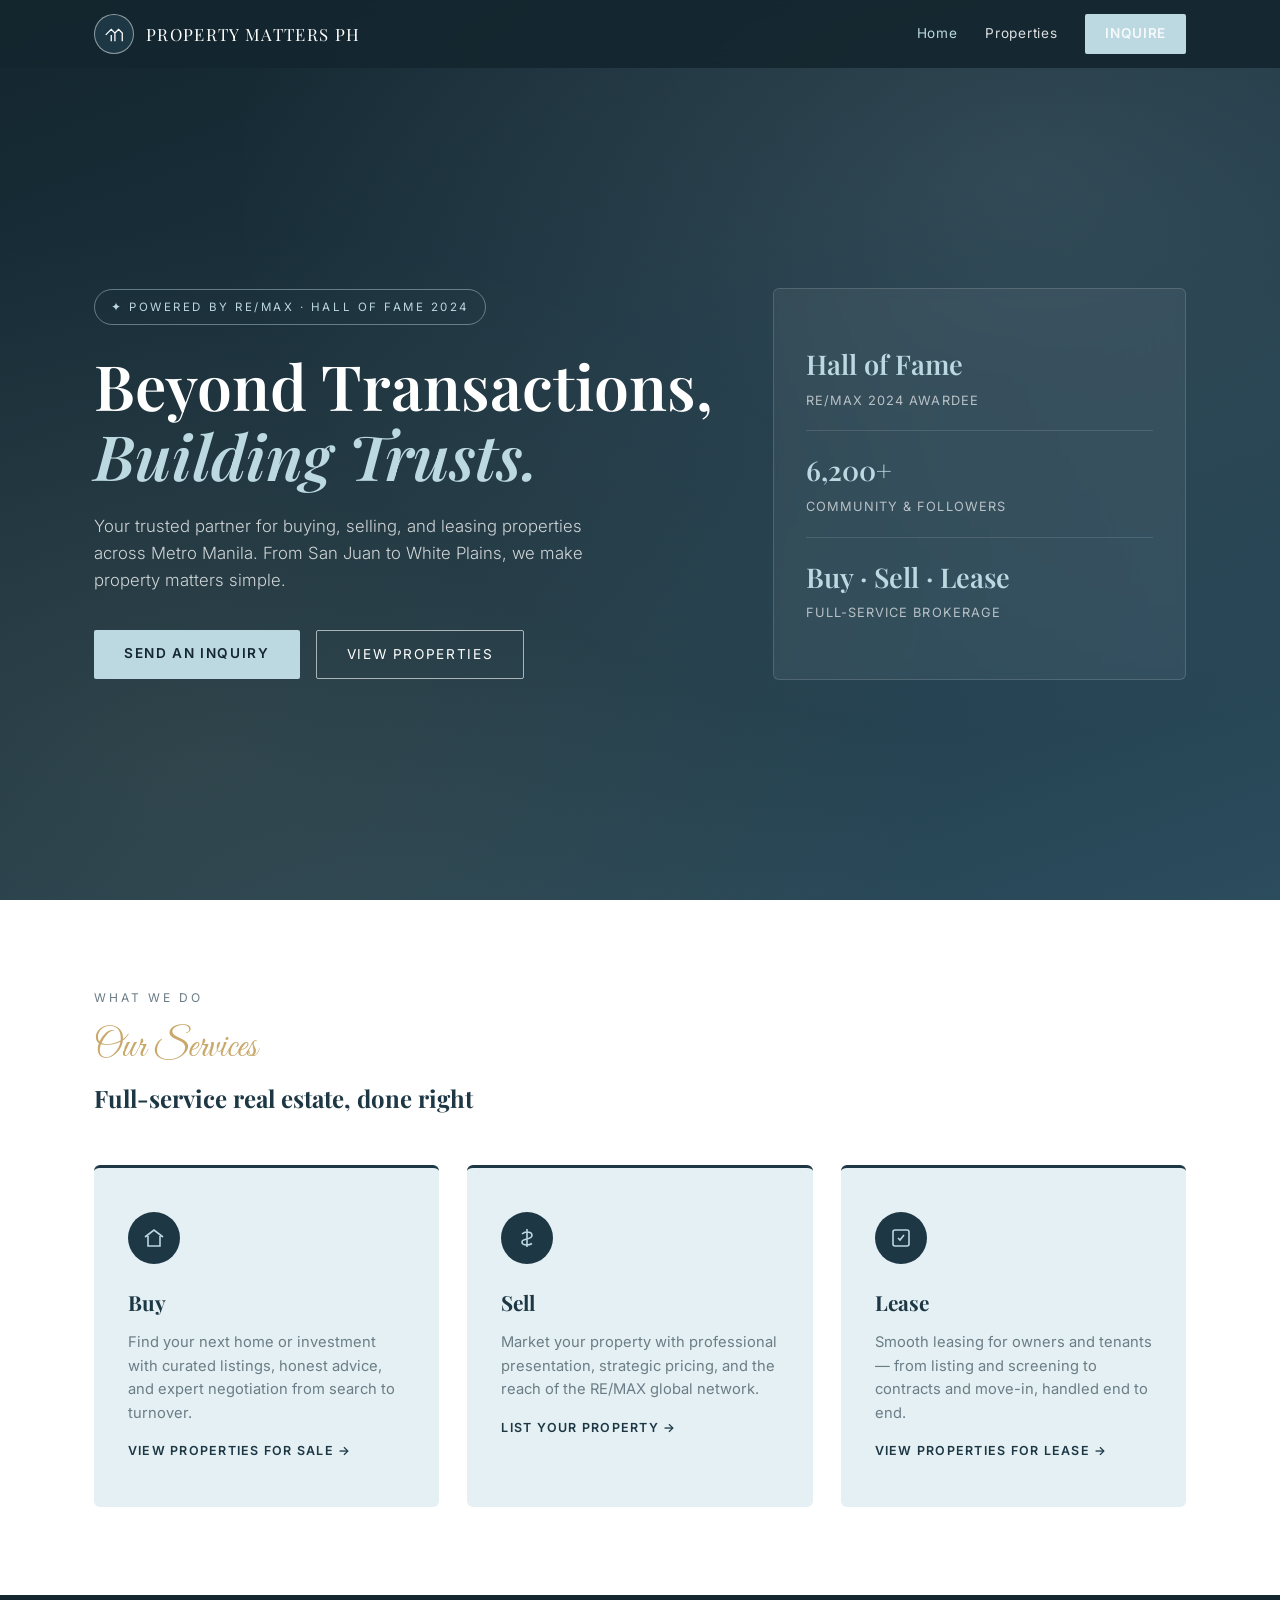
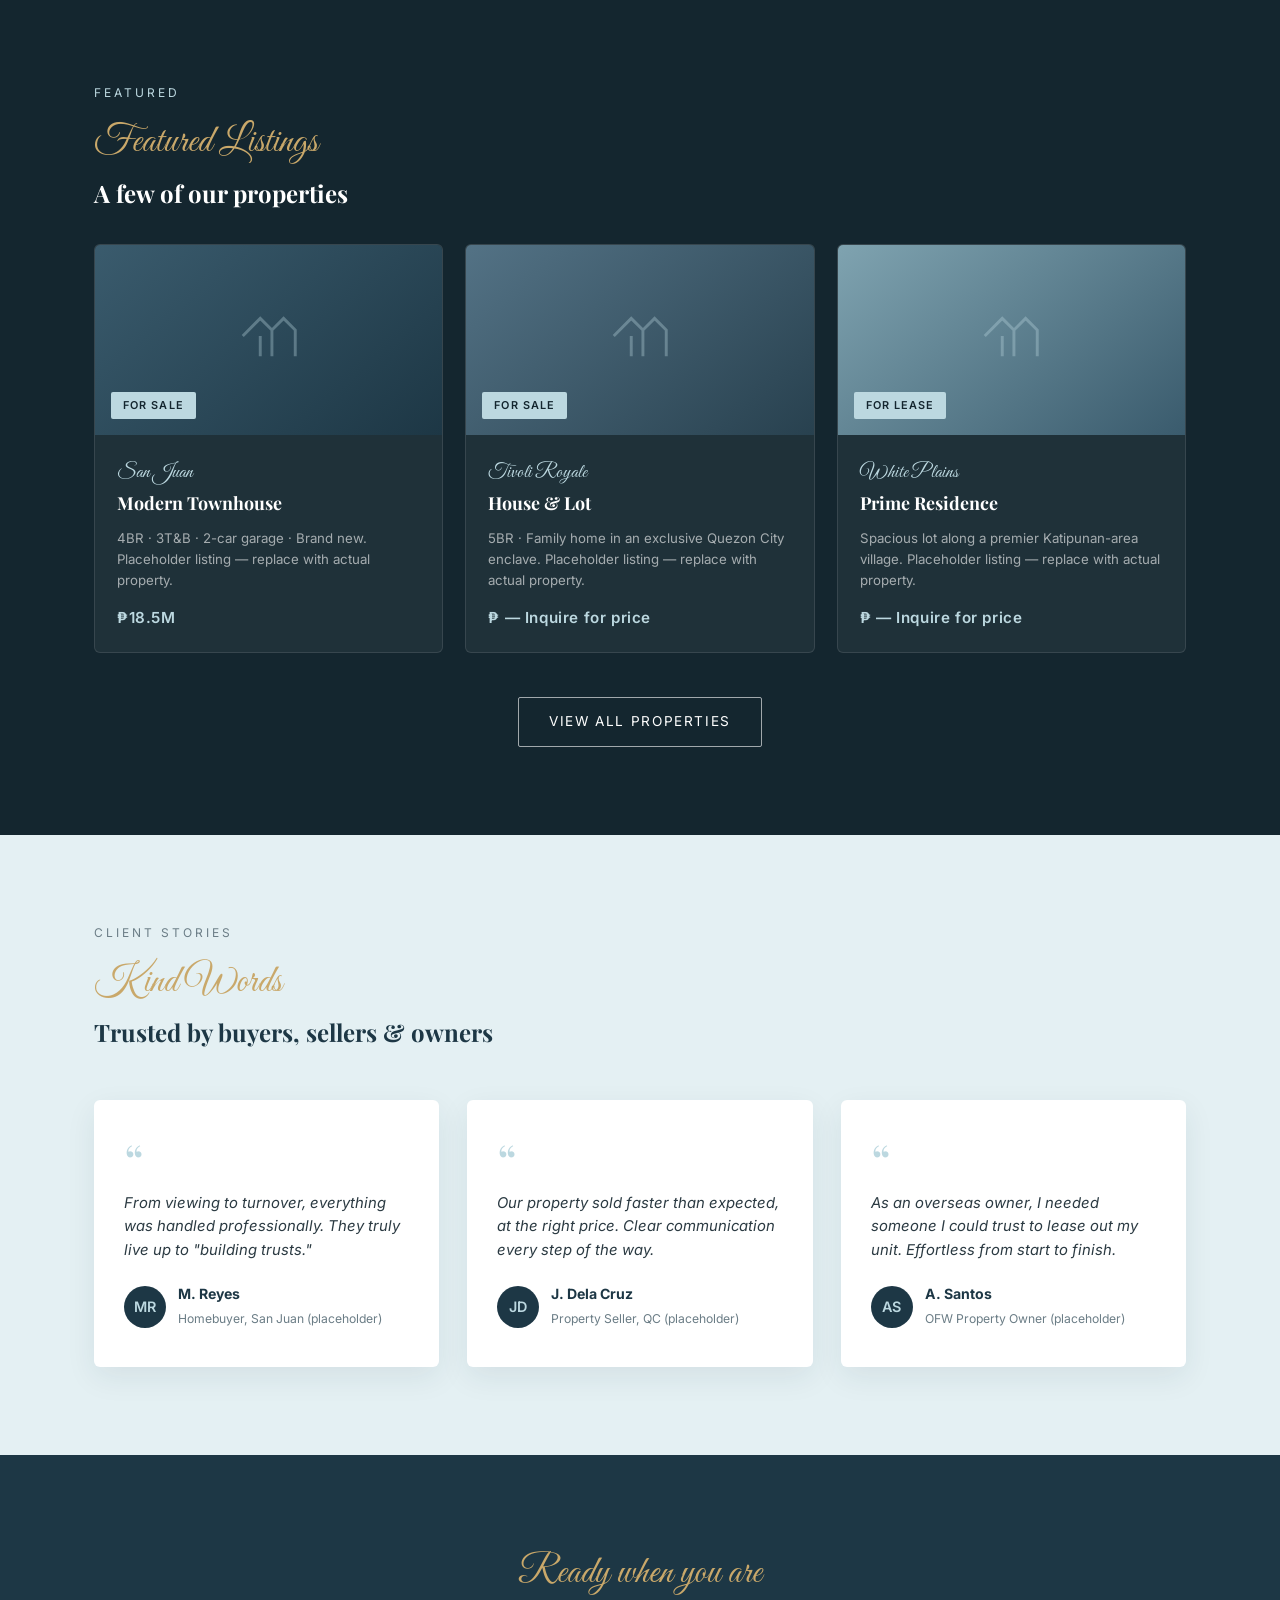
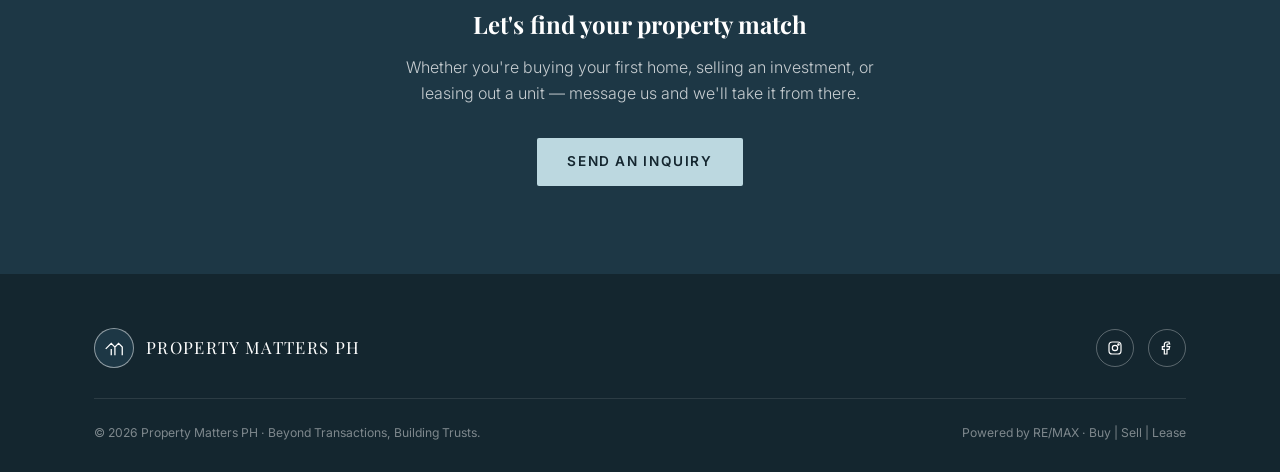
<file: index.html>
<!DOCTYPE html>
<html lang="en">
<head>
<meta charset="UTF-8">
<meta name="viewport" content="width=device-width, initial-scale=1.0">
<title>Property Matters PH — Beyond Transactions, Building Trusts</title>
<meta name="description" content="Property Matters PH — Buy, Sell, Lease. Powered by RE/MAX. RE/MAX Hall of Fame 2024. Metro Manila real estate.">
<link rel="preconnect" href="https://fonts.googleapis.com">
<link href="https://fonts.googleapis.com/css2?family=Playfair+Display:wght@500;600;700&family=Great+Vibes&family=Inter:wght@300;400;500;600&display=swap" rel="stylesheet">
<link rel="stylesheet" href="css/style.css">
</head>
<body>

<nav>
  <div class="container nav-inner">
    <a class="brand" href="index.html">
      <span class="logo-mark">
        <svg width="22" height="22" viewBox="0 0 24 24" fill="none" stroke="#fff" stroke-width="1.4">
          <path d="M3 13 L9 7 L13 11 M9 20 V13 M13 20 V11 L17 7 L21 11 V20"/>
        </svg>
      </span>
      <span class="brand-name">PROPERTY MATTERS PH</span>
    </a>
    <div class="nav-links">
      <a href="index.html" class="current">Home</a>
      <a href="properties.html">Properties</a>
      <a href="contact.html" class="btn btn-powder nav-cta">Inquire</a>
    </div>
  </div>
</nav>

<header class="hero">
  <div class="container hero-inner">
    <div>
      <span class="hero-badge">✦ Powered by RE/MAX · Hall of Fame 2024</span>
      <h1>Beyond Transactions,<br><em>Building Trusts.</em></h1>
      <p class="hero-sub">Your trusted partner for buying, selling, and leasing properties across Metro Manila. From San Juan to White Plains, we make property matters simple.</p>
      <div class="hero-ctas">
        <a href="contact.html" class="btn btn-powder">Send an Inquiry</a>
        <a href="properties.html" class="btn btn-outline">View Properties</a>
      </div>
    </div>
    <div class="hero-card">
      <div class="stat"><b>Hall of Fame</b><span>RE/MAX 2024 Awardee</span></div>
      <div class="stat"><b>6,200+</b><span>Community &amp; Followers</span></div>
      <div class="stat"><b>Buy · Sell · Lease</b><span>Full-Service Brokerage</span></div>
    </div>
  </div>
</header>

<section id="services">
  <div class="container">
    <p class="section-label">What We Do</p>
    <h2><span class="script">Our Services</span>Full-service real estate, done right</h2>
    <div class="services-grid">
      <a class="service" href="properties.html?filter=sale">
        <div class="icon"><svg width="24" height="24" viewBox="0 0 24 24" fill="none" stroke="#bcd8e0" stroke-width="1.6"><path d="M3 11 L12 4 L21 11 M6 10 V20 H18 V10"/></svg></div>
        <h3>Buy</h3>
        <p>Find your next home or investment with curated listings, honest advice, and expert negotiation from search to turnover.</p>
        <span class="link-hint">View properties for sale</span>
      </a>
      <a class="service" href="contact.html?intent=sell">
        <div class="icon"><svg width="24" height="24" viewBox="0 0 24 24" fill="none" stroke="#bcd8e0" stroke-width="1.6"><path d="M12 3 V21 M7 8 C7 8 9 6 12 6 C15 6 17 7.5 17 9.5 C17 14 7 12 7 16 C7 18 9.5 19 12 19 C14.5 19 17 17.5 17 17.5"/></svg></div>
        <h3>Sell</h3>
        <p>Market your property with professional presentation, strategic pricing, and the reach of the RE/MAX global network.</p>
        <span class="link-hint">List your property</span>
      </a>
      <a class="service" href="properties.html?filter=lease">
        <div class="icon"><svg width="24" height="24" viewBox="0 0 24 24" fill="none" stroke="#bcd8e0" stroke-width="1.6"><rect x="4" y="4" width="16" height="16" rx="2"/><path d="M9 12 L11 14 L15 9"/></svg></div>
        <h3>Lease</h3>
        <p>Smooth leasing for owners and tenants — from listing and screening to contracts and move-in, handled end to end.</p>
        <span class="link-hint">View properties for lease</span>
      </a>
    </div>
  </div>
</section>

<section id="featured" class="props">
  <div class="container">
    <p class="section-label">Featured</p>
    <h2 style="color:#fff"><span class="script">Featured Listings</span>A few of our properties</h2>
    <div class="props-grid three" id="featured-grid"><!-- top 3 listings render here --></div>
    <div class="props-cta">
      <a href="properties.html" class="btn btn-outline">View All Properties</a>
    </div>
  </div>
</section>

<section id="testimonials" class="testis">
  <div class="container">
    <p class="section-label">Client Stories</p>
    <h2><span class="script">Kind Words</span>Trusted by buyers, sellers &amp; owners</h2>
    <div class="testi-grid">
      <div class="testi">
        <div class="quote-mark">“</div>
        <p>From viewing to turnover, everything was handled professionally. They truly live up to "building trusts."</p>
        <div class="who"><div class="avatar">MR</div><div><b>M. Reyes</b><span>Homebuyer, San Juan (placeholder)</span></div></div>
      </div>
      <div class="testi">
        <div class="quote-mark">“</div>
        <p>Our property sold faster than expected, at the right price. Clear communication every step of the way.</p>
        <div class="who"><div class="avatar">JD</div><div><b>J. Dela Cruz</b><span>Property Seller, QC (placeholder)</span></div></div>
      </div>
      <div class="testi">
        <div class="quote-mark">“</div>
        <p>As an overseas owner, I needed someone I could trust to lease out my unit. Effortless from start to finish.</p>
        <div class="who"><div class="avatar">AS</div><div><b>A. Santos</b><span>OFW Property Owner (placeholder)</span></div></div>
      </div>
    </div>
  </div>
</section>

<section class="cta-band">
  <div class="container">
    <h2><span class="script">Ready when you are</span>Let's find your property match</h2>
    <p>Whether you're buying your first home, selling an investment, or leasing out a unit — message us and we'll take it from there.</p>
    <a href="contact.html" class="btn btn-powder">Send an Inquiry</a>
  </div>
</section>

<footer>
  <div class="container">
    <div class="footer-grid">
      <a class="brand" href="index.html">
        <span class="logo-mark">
          <svg width="22" height="22" viewBox="0 0 24 24" fill="none" stroke="#fff" stroke-width="1.4"><path d="M3 13 L9 7 L13 11 M9 20 V13 M13 20 V11 L17 7 L21 11 V20"/></svg>
        </span>
        <span class="brand-name">PROPERTY MATTERS PH</span>
      </a>
      <div class="footer-social">
        <a href="https://www.instagram.com/propertymattersph" aria-label="Instagram"><svg width="16" height="16" viewBox="0 0 24 24" fill="none" stroke="currentColor" stroke-width="1.8"><rect x="3" y="3" width="18" height="18" rx="5"/><circle cx="12" cy="12" r="4"/><circle cx="17.2" cy="6.8" r="1" fill="currentColor"/></svg></a>
        <a href="https://www.facebook.com/propertymattersph" aria-label="Facebook"><svg width="16" height="16" viewBox="0 0 24 24" fill="none" stroke="currentColor" stroke-width="1.8"><path d="M15 3 H12 C9.8 3 8 4.8 8 7 V10 H5 V14 H8 V21 H12 V14 H15 L16 10 H12 V7.5 C12 6.7 12.7 6 13.5 6 H16 Z"/></svg></a>
      </div>
    </div>
    <div class="footer-bottom">
      <span>© 2026 Property Matters PH · Beyond Transactions, Building Trusts.</span>
      <span>Powered by RE/MAX · Buy | Sell | Lease</span>
    </div>
  </div>
</footer>

<script src="js/main.js"></script>
<script src="js/listings.js"></script>
<script>
/* Netlify Identity: completes admin invite/recovery links, then sends the user to /admin/ */
if (window.location.hash && /invite_token|recovery_token|confirmation_token/.test(window.location.hash)) {
  var s = document.createElement('script');
  s.src = 'https://identity.netlify.com/v1/netlify-identity-widget.js';
  s.onload = function () {
    window.netlifyIdentity.on('init', function (user) {
      if (!user) {
        window.netlifyIdentity.on('login', function () {
          document.location.href = '/admin/';
        });
      }
    });
    window.netlifyIdentity.init();
  };
  document.head.appendChild(s);
}
</script>
</body>
</html>
</file>
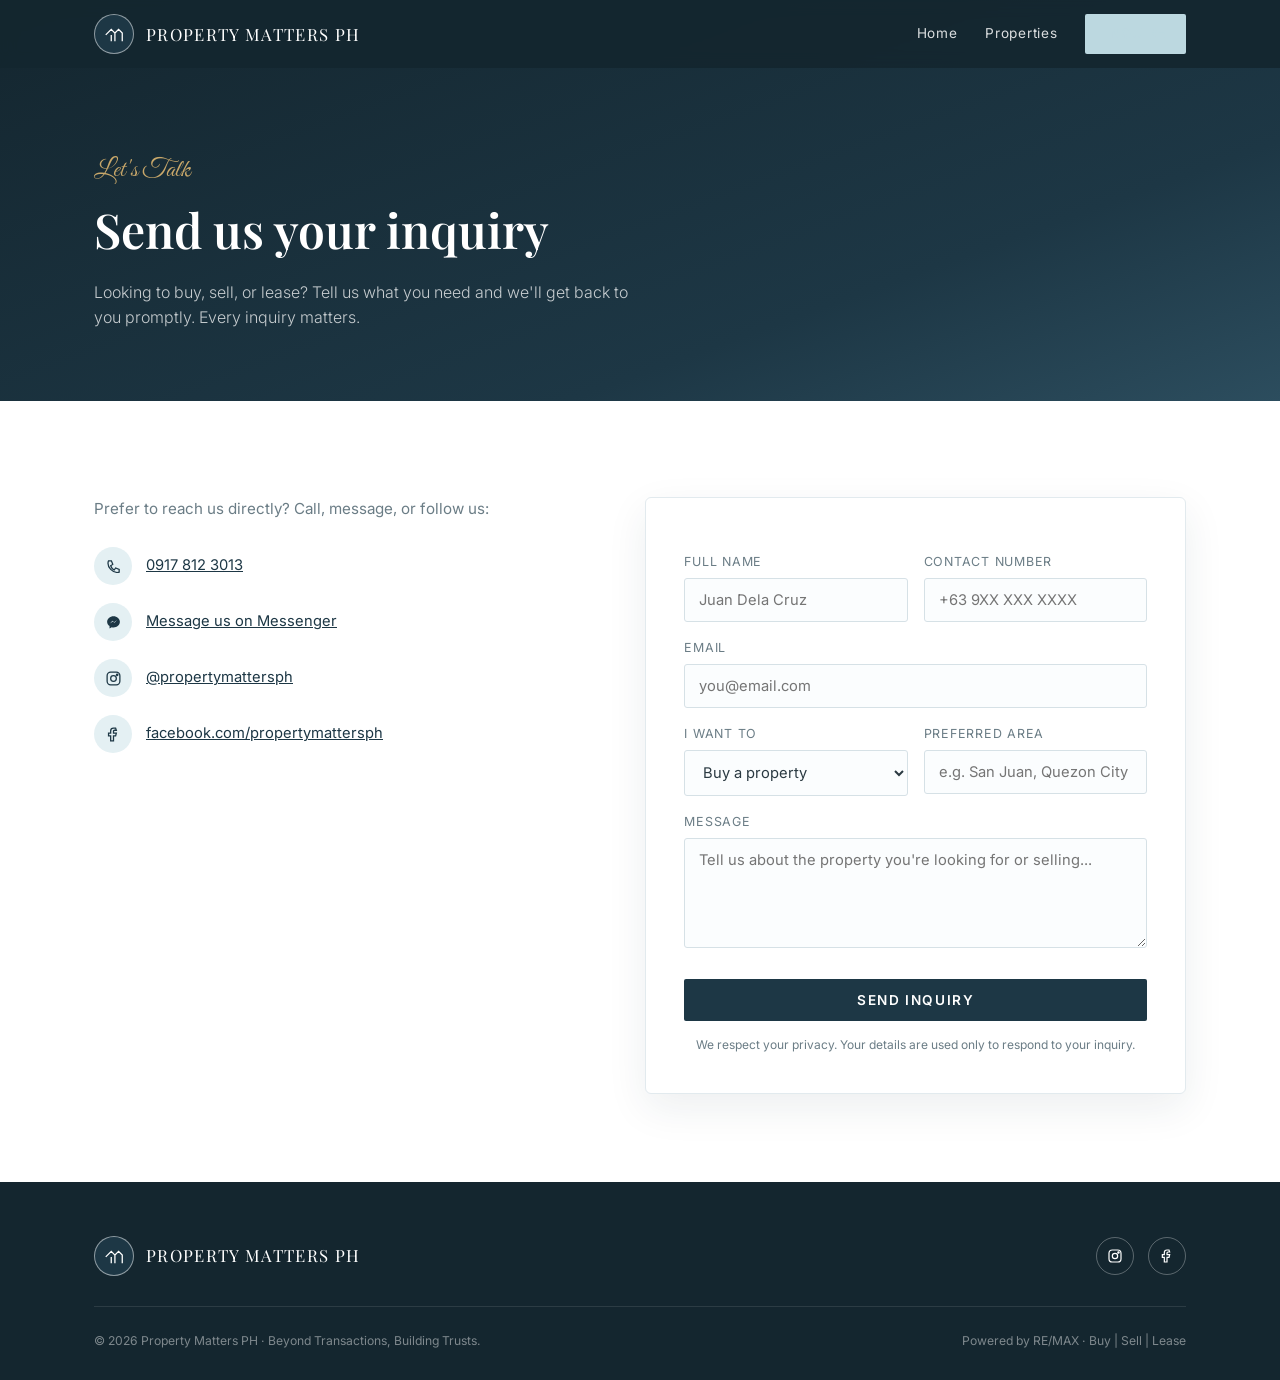
<file: contact.html>
<!DOCTYPE html>
<html lang="en">
<head>
<meta charset="UTF-8">
<meta name="viewport" content="width=device-width, initial-scale=1.0">
<title>Contact — Property Matters PH</title>
<meta name="description" content="Send an inquiry to Property Matters PH — buy, sell, or lease property in Metro Manila.">
<link rel="preconnect" href="https://fonts.googleapis.com">
<link href="https://fonts.googleapis.com/css2?family=Playfair+Display:wght@500;600;700&family=Great+Vibes&family=Inter:wght@300;400;500;600&display=swap" rel="stylesheet">
<link rel="stylesheet" href="css/style.css">
</head>
<body>

<nav>
  <div class="container nav-inner">
    <a class="brand" href="index.html">
      <span class="logo-mark">
        <svg width="22" height="22" viewBox="0 0 24 24" fill="none" stroke="#fff" stroke-width="1.4">
          <path d="M3 13 L9 7 L13 11 M9 20 V13 M13 20 V11 L17 7 L21 11 V20"/>
        </svg>
      </span>
      <span class="brand-name">PROPERTY MATTERS PH</span>
    </a>
    <div class="nav-links">
      <a href="index.html">Home</a>
      <a href="properties.html">Properties</a>
      <a href="contact.html" class="btn btn-powder nav-cta current">Inquire</a>
    </div>
  </div>
</nav>

<div class="page-head">
  <div class="container">
    <span class="script">Let's Talk</span>
    <h1>Send us your inquiry</h1>
    <p>Looking to buy, sell, or lease? Tell us what you need and we'll get back to you promptly. Every inquiry matters.</p>
  </div>
</div>

<section id="contact" style="padding-top:56px">
  <div class="container">
    <div class="contact-grid">
      <div class="contact-info">
        <p>Prefer to reach us directly? Call, message, or follow us:</p>
        <div class="contact-line"><span class="dot"><svg width="17" height="17" viewBox="0 0 24 24" fill="none" stroke="#1d3745" stroke-width="1.8"><path d="M5 4 H9 L11 9 L8 11 C9 14 11 16 13 17 L15 14 L20 16 V20 C20 20 14 22 8 16 C2 10 5 4 5 4 Z"/></svg></span> <a href="tel:+639178123013">0917 812 3013</a></div>
        <div class="contact-line"><span class="dot"><svg width="17" height="17" viewBox="0 0 24 24" fill="#1d3745"><path d="M12 3 C7 3 3 6.6 3 11 C3 13.5 4.3 15.7 6.4 17.1 L6.4 20.5 L9.5 18.7 C10.3 18.9 11.1 19 12 19 C17 19 21 15.4 21 11 C21 6.6 17 3 12 3 Z M7 13.5 L10.5 9.5 L13 11.5 L17 8.5 L13.5 12.5 L11 10.5 Z"/></svg></span> <a href="https://m.me/PropertyMattersPH">Message us on Messenger</a></div>
        <div class="contact-line"><span class="dot"><svg width="17" height="17" viewBox="0 0 24 24" fill="none" stroke="#1d3745" stroke-width="1.8"><rect x="3" y="3" width="18" height="18" rx="5"/><circle cx="12" cy="12" r="4"/><circle cx="17.2" cy="6.8" r="1" fill="#1d3745"/></svg></span> <a href="https://www.instagram.com/propertymattersph">@propertymattersph</a></div>
        <div class="contact-line"><span class="dot"><svg width="17" height="17" viewBox="0 0 24 24" fill="none" stroke="#1d3745" stroke-width="1.8"><path d="M15 3 H12 C9.8 3 8 4.8 8 7 V10 H5 V14 H8 V21 H12 V14 H15 L16 10 H12 V7.5 C12 6.7 12.7 6 13.5 6 H16 Z"/></svg></span> <a href="https://www.facebook.com/propertymattersph">facebook.com/propertymattersph</a></div>
      </div>
      <form name="inquiry" method="POST" data-netlify="true" netlify-honeypot="bot-field" action="/thank-you.html">
        <input type="hidden" name="form-name" value="inquiry">
        <p class="hidden-field"><label>Don't fill this out: <input name="bot-field"></label></p>
        <div class="form-row">
          <div><label for="f-name">Full Name</label><input id="f-name" name="name" type="text" placeholder="Juan Dela Cruz" required></div>
          <div><label for="f-phone">Contact Number</label><input id="f-phone" name="phone" type="tel" placeholder="+63 9XX XXX XXXX"></div>
        </div>
        <label for="f-email">Email</label>
        <input id="f-email" name="email" type="email" placeholder="you@email.com" required>
        <div class="form-row">
          <div><label for="f-intent">I want to</label>
            <select id="f-intent" name="intent"><option>Buy a property</option><option>Sell my property</option><option>Lease / Rent</option><option>Other inquiry</option></select>
          </div>
          <div><label for="f-area">Preferred Area</label><input id="f-area" name="area" type="text" placeholder="e.g. San Juan, Quezon City"></div>
        </div>
        <label for="f-msg">Message</label>
        <textarea id="f-msg" name="message" placeholder="Tell us about the property you're looking for or selling..."></textarea>
        <button class="btn btn-navy" type="submit">Send Inquiry</button>
        <p class="form-note">We respect your privacy. Your details are used only to respond to your inquiry.</p>
      </form>
    </div>
  </div>
</section>

<footer>
  <div class="container">
    <div class="footer-grid">
      <a class="brand" href="index.html">
        <span class="logo-mark">
          <svg width="22" height="22" viewBox="0 0 24 24" fill="none" stroke="#fff" stroke-width="1.4"><path d="M3 13 L9 7 L13 11 M9 20 V13 M13 20 V11 L17 7 L21 11 V20"/></svg>
        </span>
        <span class="brand-name">PROPERTY MATTERS PH</span>
      </a>
      <div class="footer-social">
        <a href="https://www.instagram.com/propertymattersph" aria-label="Instagram"><svg width="16" height="16" viewBox="0 0 24 24" fill="none" stroke="currentColor" stroke-width="1.8"><rect x="3" y="3" width="18" height="18" rx="5"/><circle cx="12" cy="12" r="4"/><circle cx="17.2" cy="6.8" r="1" fill="currentColor"/></svg></a>
        <a href="https://www.facebook.com/propertymattersph" aria-label="Facebook"><svg width="16" height="16" viewBox="0 0 24 24" fill="none" stroke="currentColor" stroke-width="1.8"><path d="M15 3 H12 C9.8 3 8 4.8 8 7 V10 H5 V14 H8 V21 H12 V14 H15 L16 10 H12 V7.5 C12 6.7 12.7 6 13.5 6 H16 Z"/></svg></a>
      </div>
    </div>
    <div class="footer-bottom">
      <span>© 2026 Property Matters PH · Beyond Transactions, Building Trusts.</span>
      <span>Powered by RE/MAX · Buy | Sell | Lease</span>
    </div>
  </div>
</footer>

<script src="js/main.js"></script>
</body>
</html>
</file>
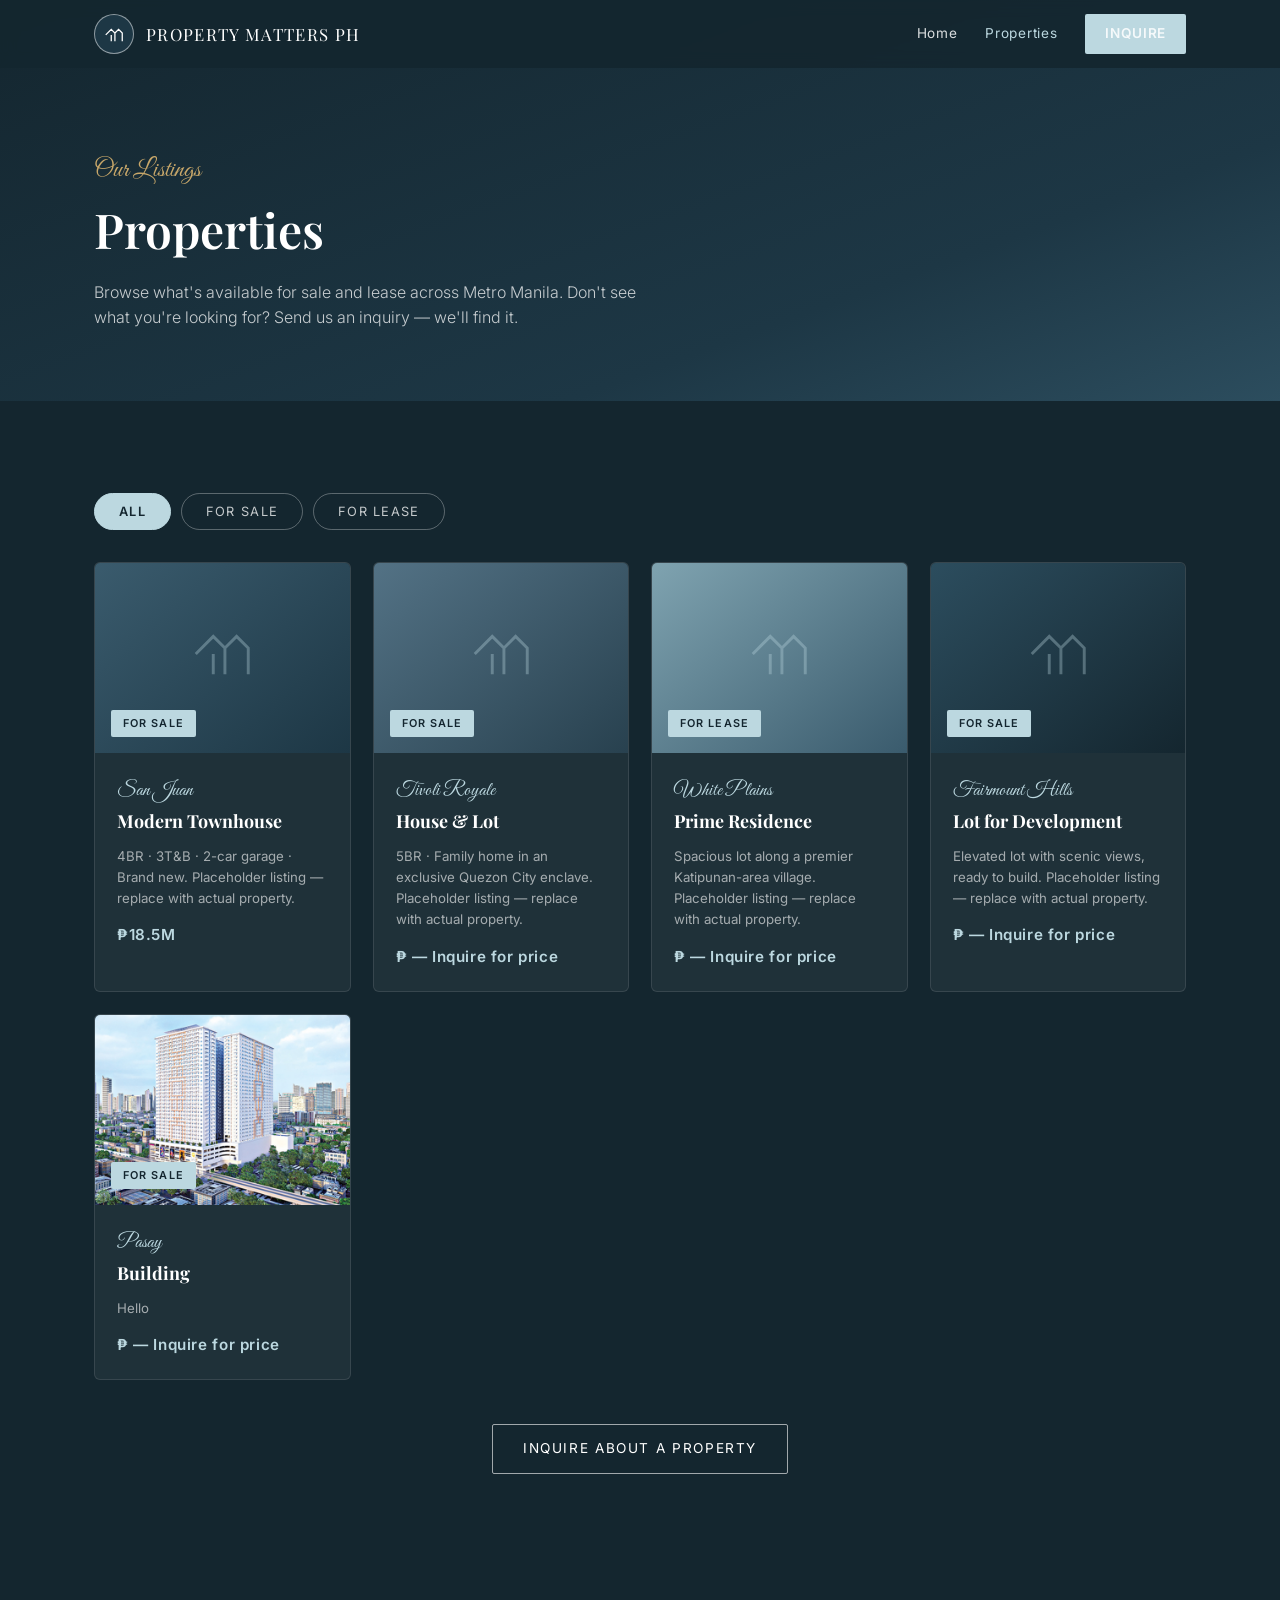
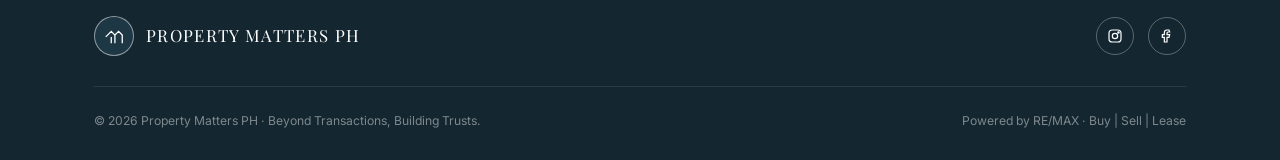
<file: properties.html>
<!DOCTYPE html>
<html lang="en">
<head>
<meta charset="UTF-8">
<meta name="viewport" content="width=device-width, initial-scale=1.0">
<title>Properties — Property Matters PH</title>
<meta name="description" content="Browse properties for sale and lease across Metro Manila — Property Matters PH, powered by RE/MAX.">
<link rel="preconnect" href="https://fonts.googleapis.com">
<link href="https://fonts.googleapis.com/css2?family=Playfair+Display:wght@500;600;700&family=Great+Vibes&family=Inter:wght@300;400;500;600&display=swap" rel="stylesheet">
<link rel="stylesheet" href="css/style.css">
</head>
<body>

<nav>
  <div class="container nav-inner">
    <a class="brand" href="index.html">
      <span class="logo-mark">
        <svg width="22" height="22" viewBox="0 0 24 24" fill="none" stroke="#fff" stroke-width="1.4">
          <path d="M3 13 L9 7 L13 11 M9 20 V13 M13 20 V11 L17 7 L21 11 V20"/>
        </svg>
      </span>
      <span class="brand-name">PROPERTY MATTERS PH</span>
    </a>
    <div class="nav-links">
      <a href="index.html">Home</a>
      <a href="properties.html" class="current">Properties</a>
      <a href="contact.html" class="btn btn-powder nav-cta">Inquire</a>
    </div>
  </div>
</nav>

<div class="page-head">
  <div class="container">
    <span class="script">Our Listings</span>
    <h1>Properties</h1>
    <p>Browse what's available for sale and lease across Metro Manila. Don't see what you're looking for? Send us an inquiry — we'll find it.</p>
  </div>
</div>

<section id="properties" class="props" style="padding-top:56px">
  <div class="container">
    <div class="filter-bar">
      <button class="filter-btn active" data-filter="all" onclick="filterProps('all')">All</button>
      <button class="filter-btn" data-filter="sale" onclick="filterProps('sale')">For Sale</button>
      <button class="filter-btn" data-filter="lease" onclick="filterProps('lease')">For Lease</button>
    </div>
    <div class="props-grid" id="listings-grid"><!-- listings render here from data/listings.json --></div>
    <p class="no-results" id="no-results">No listings in this category right now — send us an inquiry and we'll find one for you.</p>
    <div class="props-cta">
      <a href="contact.html" class="btn btn-outline">Inquire About a Property</a>
    </div>
  </div>
</section>

<footer>
  <div class="container">
    <div class="footer-grid">
      <a class="brand" href="index.html">
        <span class="logo-mark">
          <svg width="22" height="22" viewBox="0 0 24 24" fill="none" stroke="#fff" stroke-width="1.4"><path d="M3 13 L9 7 L13 11 M9 20 V13 M13 20 V11 L17 7 L21 11 V20"/></svg>
        </span>
        <span class="brand-name">PROPERTY MATTERS PH</span>
      </a>
      <div class="footer-social">
        <a href="https://www.instagram.com/propertymattersph" aria-label="Instagram"><svg width="16" height="16" viewBox="0 0 24 24" fill="none" stroke="currentColor" stroke-width="1.8"><rect x="3" y="3" width="18" height="18" rx="5"/><circle cx="12" cy="12" r="4"/><circle cx="17.2" cy="6.8" r="1" fill="currentColor"/></svg></a>
        <a href="https://www.facebook.com/propertymattersph" aria-label="Facebook"><svg width="16" height="16" viewBox="0 0 24 24" fill="none" stroke="currentColor" stroke-width="1.8"><path d="M15 3 H12 C9.8 3 8 4.8 8 7 V10 H5 V14 H8 V21 H12 V14 H15 L16 10 H12 V7.5 C12 6.7 12.7 6 13.5 6 H16 Z"/></svg></a>
      </div>
    </div>
    <div class="footer-bottom">
      <span>© 2026 Property Matters PH · Beyond Transactions, Building Trusts.</span>
      <span>Powered by RE/MAX · Buy | Sell | Lease</span>
    </div>
  </div>
</footer>

<script src="js/main.js"></script>
<script src="js/listings.js"></script>
</body>
</html>
</file>
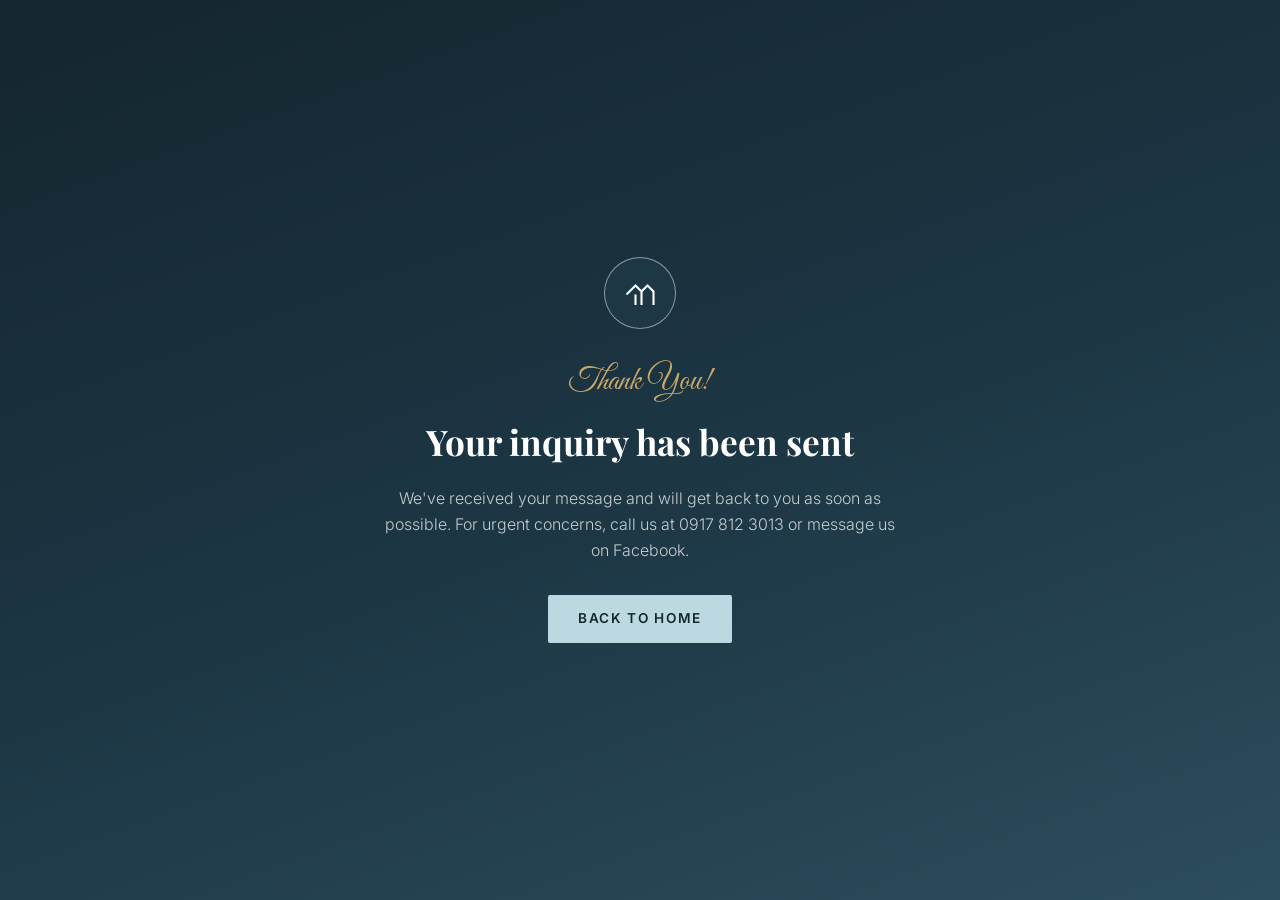
<file: thank-you.html>
<!DOCTYPE html>
<html lang="en">
<head>
<meta charset="UTF-8">
<meta name="viewport" content="width=device-width, initial-scale=1.0">
<title>Thank You — Property Matters PH</title>
<link href="https://fonts.googleapis.com/css2?family=Playfair+Display:wght@600&family=Great+Vibes&family=Inter:wght@300;400;600&display=swap" rel="stylesheet">
<link rel="stylesheet" href="css/style.css">
</head>
<body class="thanks-body">
  <div class="thanks-card">
    <div class="logo-mark"><svg width="36" height="36" viewBox="0 0 24 24" fill="none" stroke="#fff" stroke-width="1.4"><path d="M3 13 L9 7 L13 11 M9 20 V13 M13 20 V11 L17 7 L21 11 V20"/></svg></div>
    <span class="script">Thank You!</span>
    <h1>Your inquiry has been sent</h1>
    <p>We've received your message and will get back to you as soon as possible. For urgent concerns, call us at 0917 812 3013 or message us on Facebook.</p>
    <a class="btn btn-powder" href="index.html">Back to Home</a>
  </div>
</body>
</html>
</file>
<file: css/style.css>
/* ============================================
   Property Matters PH — shared stylesheet
   Edit colors here: they cascade everywhere.
   ============================================ */
:root{
  --navy:#1d3745;
  --navy-deep:#14262f;
  --powder:#bcd8e0;
  --powder-light:#e4f0f3;
  --white:#ffffff;
  --ink:#2b3a42;
  --muted:#6b7d86;
  --gold:#c9a86a;
}
*{margin:0;padding:0;box-sizing:border-box}
html{scroll-behavior:smooth}
body{font-family:'Inter',sans-serif;color:var(--ink);background:var(--white);line-height:1.6}
h1,h2,h3{font-family:'Playfair Display',serif;color:var(--navy)}
.script{font-family:'Great Vibes',cursive;color:var(--gold);font-size:1.6em;font-weight:400;display:block}
.container{max-width:1140px;margin:0 auto;padding:0 24px}
section{padding:88px 0}
.section-label{letter-spacing:.25em;text-transform:uppercase;font-size:.75rem;color:var(--muted);margin-bottom:10px}

/* ---------- NAV ---------- */
nav{position:fixed;top:0;left:0;right:0;z-index:100;background:rgba(20,38,47,.92);backdrop-filter:blur(8px)}
.nav-inner{display:flex;align-items:center;justify-content:space-between;height:68px}
.brand{display:flex;align-items:center;gap:12px;color:var(--white);text-decoration:none}
.brand-name{font-family:'Playfair Display',serif;font-size:1.05rem;letter-spacing:.08em}
.logo-mark{width:40px;height:40px;border-radius:50%;background:var(--navy);border:1.5px solid rgba(255,255,255,.5);display:flex;align-items:center;justify-content:center;flex-shrink:0}
.nav-links{display:flex;gap:28px;align-items:center}
.nav-links a{color:rgba(255,255,255,.85);text-decoration:none;font-size:.85rem;letter-spacing:.05em}
.nav-links a:hover,.nav-links a.current{color:var(--powder)}
.btn{display:inline-block;padding:13px 30px;border-radius:2px;text-decoration:none;font-size:.85rem;letter-spacing:.12em;text-transform:uppercase;transition:.25s;cursor:pointer;border:none;font-family:'Inter',sans-serif}
.btn-powder{background:var(--powder);color:var(--navy-deep);font-weight:600}
.btn-powder:hover{background:var(--white)}
.btn-outline{border:1px solid rgba(255,255,255,.6);color:var(--white);background:transparent}
.btn-outline:hover{background:rgba(255,255,255,.12)}
.nav-cta{padding:9px 20px}

/* ---------- HERO (home) ---------- */
header.hero{min-height:100vh;display:flex;align-items:center;position:relative;color:var(--white);
  background:linear-gradient(160deg,var(--navy-deep) 0%,var(--navy) 55%,#2c4d5e 100%)}
header.hero::after{content:"";position:absolute;inset:0;background:
  radial-gradient(ellipse at 80% 20%, rgba(188,216,224,.14), transparent 55%),
  radial-gradient(ellipse at 15% 85%, rgba(201,168,106,.10), transparent 50%);pointer-events:none}
.hero-inner{position:relative;z-index:2;display:grid;grid-template-columns:1.2fr .8fr;gap:60px;align-items:center;padding-top:68px}
.hero-badge{display:inline-flex;align-items:center;gap:8px;border:1px solid rgba(188,216,224,.45);color:var(--powder);
  font-size:.72rem;letter-spacing:.22em;text-transform:uppercase;padding:8px 16px;border-radius:99px;margin-bottom:26px}
.hero-inner h1{color:var(--white);font-size:clamp(2.4rem,5vw,3.9rem);line-height:1.12;font-weight:600;margin-bottom:22px}
.hero-inner h1 em{font-style:italic;color:var(--powder)}
.hero-sub{color:rgba(255,255,255,.78);max-width:520px;font-weight:300;font-size:1.05rem;margin-bottom:36px}
.hero-ctas{display:flex;gap:16px;flex-wrap:wrap}
.hero-card{background:rgba(255,255,255,.06);border:1px solid rgba(255,255,255,.14);border-radius:6px;padding:36px 32px;backdrop-filter:blur(4px)}
.hero-card .stat{padding:18px 0;border-bottom:1px solid rgba(255,255,255,.12)}
.hero-card .stat:last-child{border-bottom:none}
.stat b{display:block;font-family:'Playfair Display',serif;font-size:1.7rem;color:var(--powder);font-weight:600}
.stat span{font-size:.8rem;color:rgba(255,255,255,.65);letter-spacing:.08em;text-transform:uppercase}

/* ---------- PAGE HEAD (subpages) ---------- */
.page-head{padding:150px 0 70px;color:var(--white);
  background:linear-gradient(160deg,var(--navy-deep) 0%,var(--navy) 70%,#2c4d5e 100%)}
.page-head h1{color:var(--white);font-size:clamp(2rem,4vw,3rem);font-weight:600}
.page-head p{color:rgba(255,255,255,.75);font-weight:300;max-width:560px;margin-top:12px}

/* ---------- SERVICES ---------- */
.services-grid{display:grid;grid-template-columns:repeat(3,1fr);gap:28px;margin-top:48px}
.service{background:var(--powder-light);padding:44px 34px;border-radius:6px;border-top:3px solid var(--navy);transition:.25s;cursor:pointer;display:block;text-decoration:none}
.service:hover{transform:translateY(-6px);box-shadow:0 18px 40px rgba(29,55,69,.14)}
.service .icon{width:52px;height:52px;border-radius:50%;background:var(--navy);display:flex;align-items:center;justify-content:center;margin-bottom:22px}
.service h3{font-size:1.3rem;margin-bottom:12px}
.service p{font-size:.92rem;color:var(--muted)}
.service .link-hint{display:inline-block;margin-top:16px;font-size:.78rem;letter-spacing:.1em;text-transform:uppercase;color:var(--navy);font-weight:600}
.service .link-hint::after{content:" →"}

/* ---------- PROPERTIES ---------- */
.props{background:var(--navy-deep);color:var(--white)}
.props h2,.props .section-label{color:var(--white)}
.props .section-label{color:var(--powder)}
.filter-bar{display:flex;gap:10px;margin-top:36px;flex-wrap:wrap}
.filter-btn{padding:10px 24px;border-radius:99px;border:1px solid rgba(255,255,255,.3);background:transparent;color:rgba(255,255,255,.75);
  font-family:'Inter',sans-serif;font-size:.8rem;letter-spacing:.1em;text-transform:uppercase;cursor:pointer;transition:.2s}
.filter-btn:hover{border-color:var(--powder);color:var(--powder)}
.filter-btn.active{background:var(--powder);border-color:var(--powder);color:var(--navy-deep);font-weight:600}
.props-grid{display:grid;grid-template-columns:repeat(4,1fr);gap:22px;margin-top:32px}
.props-grid.three{grid-template-columns:repeat(3,1fr)}
.prop{background:rgba(255,255,255,.05);border:1px solid rgba(255,255,255,.1);border-radius:6px;overflow:hidden;transition:.25s}
.prop:hover{transform:translateY(-6px);border-color:var(--powder)}
.prop.hide{display:none}
.prop-img{height:190px;display:flex;align-items:flex-end;padding:16px;position:relative;background-size:cover;background-position:center}
.prop-img .tag{background:var(--powder);color:var(--navy-deep);font-size:.68rem;font-weight:600;letter-spacing:.1em;text-transform:uppercase;padding:5px 12px;border-radius:2px;position:relative;z-index:2}
.g1{background:linear-gradient(140deg,#3a5b6d,#1d3745)}
.g2{background:linear-gradient(140deg,#537285,#28414f)}
.g3{background:linear-gradient(140deg,#7fa3b0,#3a5b6d)}
.g4{background:linear-gradient(140deg,#2c4d5e,#14262f)}
.prop-img svg{position:absolute;top:50%;left:50%;transform:translate(-50%,-60%);opacity:.35}
.prop-body{padding:22px}
.prop-body h3{color:var(--white);font-size:1.12rem;margin-bottom:6px}
.prop-body .loc{font-family:'Great Vibes',cursive;color:var(--powder);font-size:1.25rem}
.prop-body p{font-size:.83rem;color:rgba(255,255,255,.6);margin-top:10px}
.prop-body .price{margin-top:14px;font-weight:600;color:var(--powder);font-size:.95rem;letter-spacing:.04em}
.no-results{display:none;margin-top:32px;color:rgba(255,255,255,.6);font-size:.95rem}
.props-cta{margin-top:44px;text-align:center}

/* ---------- TESTIMONIALS ---------- */
.testis{background:var(--powder-light)}
.testi-grid{display:grid;grid-template-columns:repeat(3,1fr);gap:28px;margin-top:48px}
.testi{background:var(--white);padding:36px 30px;border-radius:6px;box-shadow:0 10px 30px rgba(29,55,69,.08)}
.testi .quote-mark{font-family:'Playfair Display',serif;font-size:3rem;color:var(--powder);line-height:1;margin-bottom:8px}
.testi p{font-size:.93rem;color:var(--ink);font-style:italic}
.testi .who{margin-top:20px;display:flex;align-items:center;gap:12px}
.testi .avatar{width:42px;height:42px;border-radius:50%;background:var(--navy);color:var(--powder);display:flex;align-items:center;justify-content:center;font-weight:600;font-size:.9rem}
.testi .who b{display:block;font-size:.88rem;color:var(--navy)}
.testi .who span{font-size:.76rem;color:var(--muted)}

/* ---------- CONTACT ---------- */
.contact-grid{display:grid;grid-template-columns:1fr 1.1fr;gap:60px;margin-top:40px;align-items:start}
.contact-info p{color:var(--muted);margin-bottom:26px;font-size:.95rem}
.contact-line{display:flex;gap:14px;align-items:center;margin-bottom:18px;font-size:.92rem}
.contact-line a{color:var(--navy)}
.contact-line .dot{width:38px;height:38px;border-radius:50%;background:var(--powder-light);display:flex;align-items:center;justify-content:center;flex-shrink:0}
form{background:var(--white);border:1px solid #e2eaee;border-radius:6px;padding:38px;box-shadow:0 14px 40px rgba(29,55,69,.08)}
.form-row{display:grid;grid-template-columns:1fr 1fr;gap:16px}
label{font-size:.78rem;letter-spacing:.06em;text-transform:uppercase;color:var(--muted);display:block;margin:16px 0 6px}
input,select,textarea{width:100%;padding:12px 14px;border:1px solid #d6e1e6;border-radius:3px;font-family:'Inter',sans-serif;font-size:.92rem;color:var(--ink);background:#fbfdfe}
input:focus,select:focus,textarea:focus{outline:none;border-color:var(--navy)}
textarea{resize:vertical;min-height:110px}
.btn-navy{background:var(--navy);color:var(--white);width:100%;margin-top:24px;font-weight:600}
.btn-navy:hover{background:var(--navy-deep)}
.form-note{font-size:.75rem;color:var(--muted);text-align:center;margin-top:14px}
.hidden-field{display:none}

/* ---------- CTA BAND ---------- */
.cta-band{background:var(--navy);color:var(--white);text-align:center}
.cta-band h2{color:var(--white);margin-bottom:12px}
.cta-band p{color:rgba(255,255,255,.75);max-width:520px;margin:0 auto 32px;font-weight:300}

/* ---------- FOOTER ---------- */
footer{background:var(--navy-deep);color:rgba(255,255,255,.7);padding:54px 0 30px;font-size:.85rem}
.footer-grid{display:flex;justify-content:space-between;align-items:center;gap:24px;flex-wrap:wrap;border-bottom:1px solid rgba(255,255,255,.1);padding-bottom:30px;margin-bottom:24px}
.footer-social{display:flex;gap:14px}
.footer-social a{width:38px;height:38px;border-radius:50%;border:1px solid rgba(255,255,255,.3);display:flex;align-items:center;justify-content:center;color:var(--white);text-decoration:none;transition:.2s}
.footer-social a:hover{background:var(--powder);border-color:var(--powder);color:var(--navy-deep)}
.footer-bottom{display:flex;justify-content:space-between;flex-wrap:wrap;gap:10px;font-size:.76rem;color:rgba(255,255,255,.45)}

/* ---------- THANK YOU ---------- */
.thanks-body{min-height:100vh;display:flex;align-items:center;justify-content:center;text-align:center;padding:24px;
  background:linear-gradient(160deg,#14262f 0%,#1d3745 55%,#2c4d5e 100%);color:#fff}
.thanks-card{max-width:520px}
.thanks-card .logo-mark{width:72px;height:72px;margin:0 auto 28px}
.thanks-card .script{font-size:2rem;margin-bottom:6px}
.thanks-card h1{color:#fff;font-size:2.2rem;margin-bottom:16px}
.thanks-card p{color:rgba(255,255,255,.75);font-weight:300;margin-bottom:32px}

/* ---------- RESPONSIVE ---------- */
@media(max-width:900px){
  .hero-inner{grid-template-columns:1fr;gap:40px}
  .services-grid,.testi-grid{grid-template-columns:1fr}
  .props-grid,.props-grid.three{grid-template-columns:repeat(2,1fr)}
  .contact-grid{grid-template-columns:1fr}
  .nav-links a:not(.btn){display:none}
  section{padding:64px 0}
}
@media(max-width:560px){
  .props-grid,.props-grid.three{grid-template-columns:1fr}
  .form-row{grid-template-columns:1fr}
}
</file>
